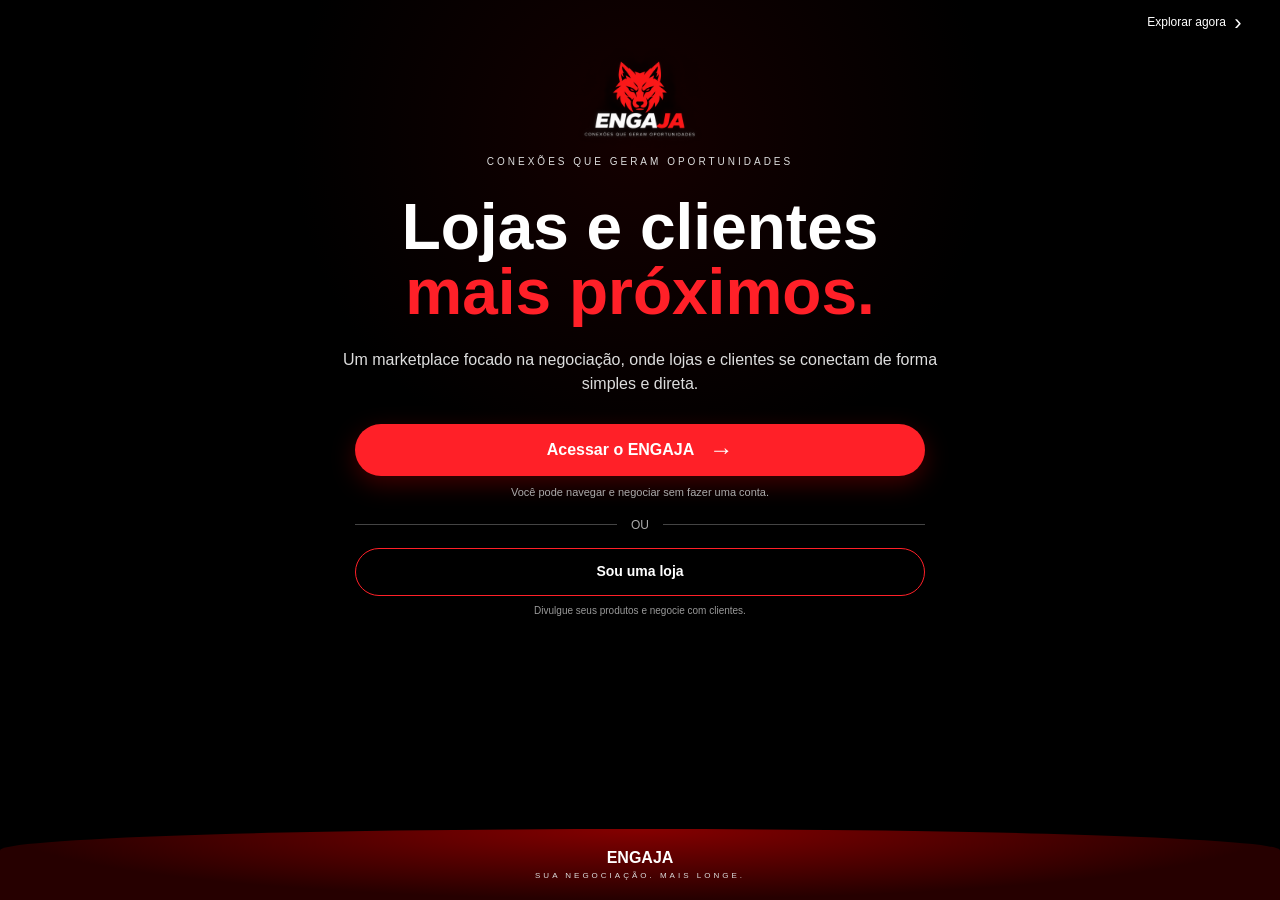
<file: index.html>
<!DOCTYPE html>
<html lang="pt-BR">
<head>
    <meta charset="UTF-8">
    <meta name="viewport" content="width=device-width, initial-scale=1.0">
    <meta name="description" content="ENGAJA — Marketplace para conectar pessoas e oportunidades.">

    <title>ENGAJA | Marketplace</title>

    <script>
        window.location.replace("./frontand/tela_inicial.html");
    </script>
</head>

<body>
    <p>
        Redirecionando para o ENGAJA...
        <a href="./frontand/tela_inicial.html">
            Clique aqui para acessar o marketplace.
        </a>
    </p>
</body>
</html>
</file>
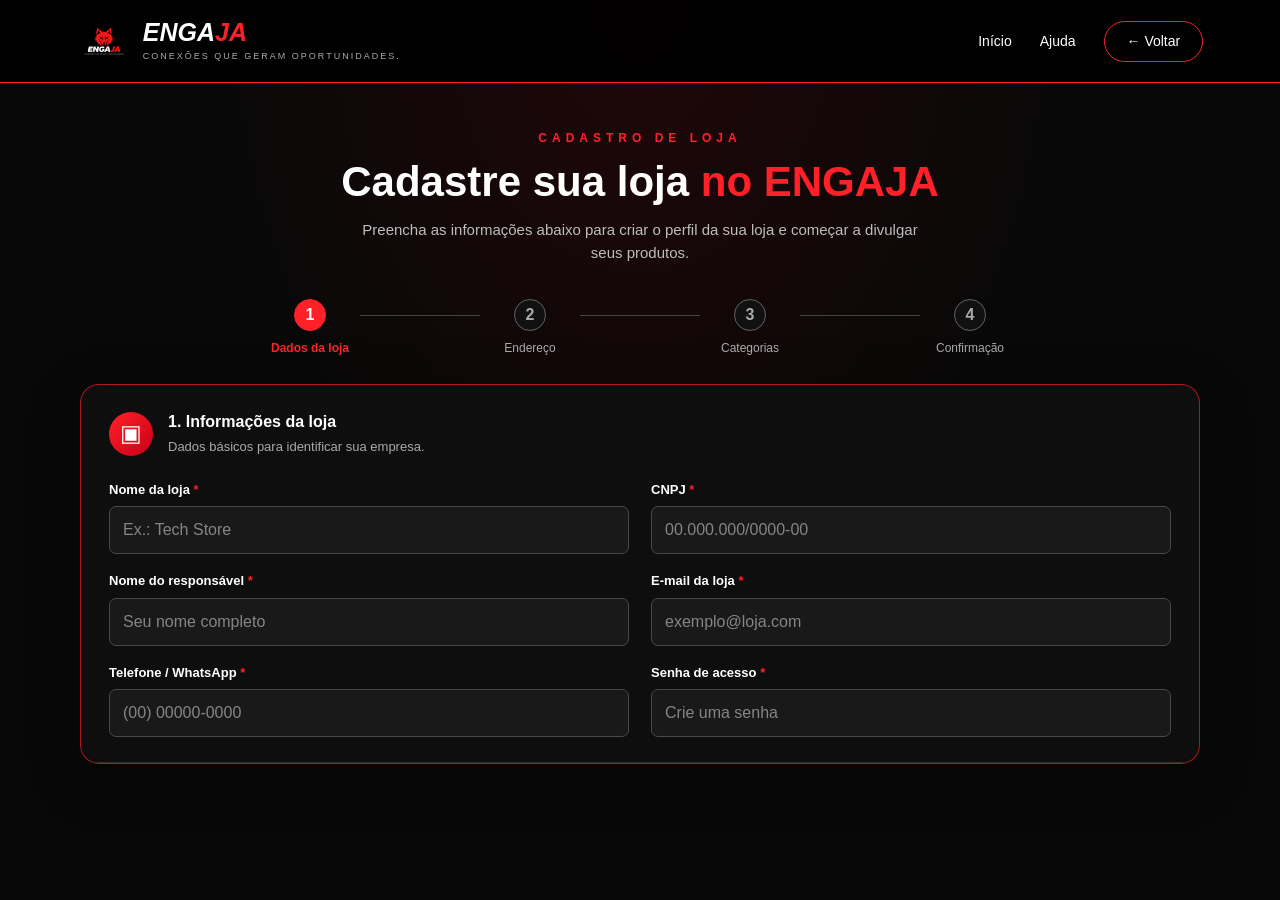
<file: frontand/cadastro_loja.html>
<!DOCTYPE html>
<html lang="pt-BR">

<head>
    <meta charset="UTF-8">
    <meta name="viewport" content="width=device-width, initial-scale=1.0">

    <title>ENGAJA | Cadastro de Loja</title>

    <link rel="stylesheet" href="./css/cadastro_loja.css">
    <script src="./js/cadastro_loja.js" defer></script>
</head>

<body>

    <!-- CABEÇALHO -->
    <header class="cabecalho">

        <a href="./tela_inicial.html" class="logo-header">
            <img src="./img/logo_engaja_lobo.png" alt="Logo ENGAJA">

            <div>
                <h1>ENGA<span>JA</span></h1>
                <p>Conexões que geram oportunidades.</p>
            </div>
        </a>

        <nav class="menu-header">
            <a href="./tela_inicial.html">Início</a>
            <a href="#ajuda">Ajuda</a>

            <a href="./dashboard_principal.html" class="btn-voltar">
                ← Voltar
            </a>
        </nav>

    </header>


    <!-- CONTEÚDO PRINCIPAL -->
    <main class="conteudo">

        <section class="introducao">

            <span class="mini-titulo">CADASTRO DE LOJA</span>

            <h2>
                Cadastre sua loja <span>no ENGAJA</span>
            </h2>

            <p>
                Preencha as informações abaixo para criar o perfil
                da sua loja e começar a divulgar seus produtos.
            </p>

        </section>


        <!-- INDICADOR DE ETAPAS -->
        <div class="etapas">

            <div class="etapa ativa">
                <span>1</span>
                <p>Dados da loja</p>
            </div>

            <div class="linha-etapas"></div>

            <div class="etapa">
                <span>2</span>
                <p>Endereço</p>
            </div>

            <div class="linha-etapas"></div>

            <div class="etapa">
                <span>3</span>
                <p>Categorias</p>
            </div>

            <div class="linha-etapas"></div>

            <div class="etapa">
                <span>4</span>
                <p>Confirmação</p>
            </div>

        </div>


        <!-- FORMULÁRIO -->
        <form id="formCadastroLoja" class="formulario" novalidate>

            <!-- DADOS DA LOJA -->
            <section class="bloco-formulario">

                <div class="titulo-bloco">
                    <div class="icone-bloco">▣</div>

                    <div>
                        <h3>1. Informações da loja</h3>
                        <p>Dados básicos para identificar sua empresa.</p>
                    </div>
                </div>


                <div class="grade grade-dupla">

                    <div class="campo">
                        <label for="nomeLoja">Nome da loja <span>*</span></label>

                        <input
                            type="text"
                            id="nomeLoja"
                            name="nomeLoja"
                            placeholder="Ex.: Tech Store"
                            maxlength="100"
                            required
                        >

                        <small class="erro" id="erroNomeLoja"></small>
                    </div>


                    <div class="campo">
                        <label for="cnpj">CNPJ <span>*</span></label>

                        <input
                            type="text"
                            id="cnpj"
                            name="cnpj"
                            placeholder="00.000.000/0000-00"
                            inputmode="numeric"
                            maxlength="18"
                            required
                        >

                        <small class="erro" id="erroCnpj"></small>
                    </div>


                    <div class="campo">
                        <label for="responsavel">Nome do responsável <span>*</span></label>

                        <input
                            type="text"
                            id="responsavel"
                            name="responsavel"
                            placeholder="Seu nome completo"
                            maxlength="120"
                            autocomplete="name"
                            required
                        >

                        <small class="erro" id="erroResponsavel"></small>
                    </div>


                    <div class="campo">
                        <label for="emailLoja">E-mail da loja <span>*</span></label>

                        <input
                            type="email"
                            id="emailLoja"
                            name="emailLoja"
                            placeholder="exemplo@loja.com"
                            autocomplete="email"
                            required
                        >

                        <small class="erro" id="erroEmail"></small>
                    </div>


                    <div class="campo">
                        <label for="telefone">Telefone / WhatsApp <span>*</span></label>

                        <input
                            type="tel"
                            id="telefone"
                            name="telefone"
                            placeholder="(00) 00000-0000"
                            inputmode="tel"
                            maxlength="15"
                            autocomplete="tel"
                            required
                        >

                        <small class="erro" id="erroTelefone"></small>
                    </div>


                    <div class="campo">
                        <label for="senha">Senha de acesso <span>*</span></label>

                        <div class="campo-senha">

                            <input
                                type="password"
                                id="senha"
                                name="senha"
                                placeholder="Crie uma senha"
                                minlength="8"
                                autocomplete="new-password"
                                required
                            >

                            <button
                                type="button"
                                class="mostrar-senha"
                                data-alvo="senha"
                                aria-label="Mostrar
</file>
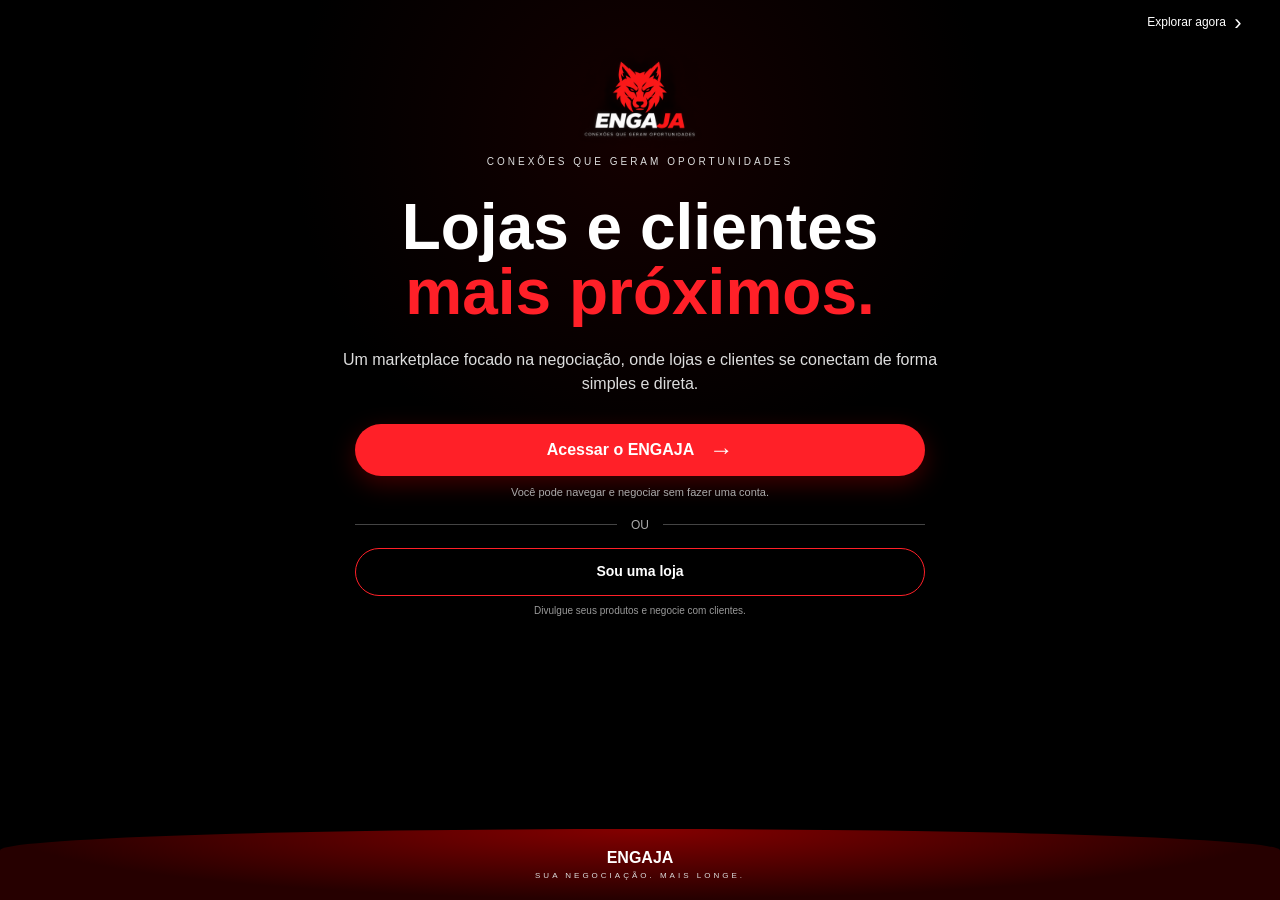
<file: frontand/tela_inicial.html>
<!DOCTYPE html>
<html lang="pt-BR">

<head>

    <meta charset="UTF-8">

    <meta
        name="viewport"
        content="width=device-width, initial-scale=1.0"
    >

    <title>ENGAJA | Marketplace</title>

    <link
        rel="stylesheet"
        href="./css/tela_inicial.css"
    >

</head>


<body>


    <main class="tela-inicial">


        <!-- ==============================
             EXPLORAR AGORA
        =============================== -->

        <a
            href="./dashboard_principal.html"
            class="explorar"
        >

            Explorar agora

            <span>›</span>

        </a>



        <!-- ==============================
             LOGO
        =============================== -->

        <section class="logo-area">

            <img
                src="./img/logo_engaja_lobo.png"
                alt="Logo ENGAJA"
                class="logo"
            >

            <p class="slogan">
                CONEXÕES QUE GERAM OPORTUNIDADES
            </p>

        </section>



        <!-- ==============================
             APRESENTAÇÃO
        =============================== -->

        <section class="apresentacao">

            <h1>

                Lojas e clientes

                <span>
                    mais próximos.
                </span>

            </h1>


            <p>

                Um marketplace focado na negociação,
                onde lojas e clientes se conectam
                de forma simples e direta.

            </p>

        </section>



        <!-- ==============================
             ACESSO AO MARKETPLACE
        =============================== -->

        <section class="acesso">

            <a
                href="./dashboard_principal.html"
                class="btn-acessar"
            >

                <span>
                    Acessar o ENGAJA
                </span>

                <strong>
                    →
                </strong>

            </a>


            <p class="texto-sem-conta">

                Você pode navegar e negociar
                sem fazer uma conta.

            </p>

        </section>



        <!-- ==============================
             CADASTRO DA LOJA
        =============================== -->

        <section class="area-loja">


            <div class="separador">

                <span></span>

                <p>OU</p>

                <span></span>

            </div>


            <!-- AGORA ABRE O FORMULÁRIO -->

            <a
                href="./cadastro_loja.html"
                class="btn-loja"
                id="btnLoja"
            >

                Sou uma loja

            </a>


            <p class="texto-loja">

                Divulgue seus produtos
                e negocie com clientes.

            </p>

        </section>



        <!-- ==============================
             RODAPÉ
        =============================== -->

        <footer>

            <h2>
                ENGAJA
            </h2>

            <p>
                SUA NEGOCIAÇÃO. MAIS LONGE.
            </p>

        </footer>


    </main>


    <!-- JAVASCRIPT -->

    <script src="./js/tela_inicial.js"></script>


</body>

</html>
</file>
<file: frontand/css/cadastro_loja.css>
/* ==========================================
   ENGAJA - CADASTRO DE LOJA
========================================== */

:root {
    --vermelho: #ff2028;
    --vermelho-escuro: #c90018;
    --fundo: #080808;
    --painel: #111111;
    --campo: #191919;
    --borda: #383838;
    --texto: #ffffff;
    --texto-suave: #aaaaaa;
    --verde: #35c77a;
}

* {
    margin: 0;
    padding: 0;
    box-sizing: border-box;
}

html {
    scroll-behavior: smooth;
}

body {
    min-height: 100vh;
    background:
        radial-gradient(
            ellipse at 50% 0%,
            rgba(120, 0, 12, 0.22),
            transparent 48%
        ),
        var(--fundo);

    color: var(--texto);
    font-family: Arial, Helvetica, sans-serif;
    line-height: 1.5;
}

button,
input,
select,
textarea {
    font: inherit;
}

button {
    cursor: pointer;
}

a {
    color: inherit;
    text-decoration: none;
}


/* ==========================================
   CABEÇALHO
========================================== */

.cabecalho {
    width: 100%;
    min-height: 82px;
    padding: 14px 6%;

    display: flex;
    align-items: center;
    justify-content: space-between;
    gap: 25px;

    border-bottom: 1px solid var(--vermelho);
    background: rgba(0, 0, 0, 0.95);
}

.logo-header {
    display: flex;
    align-items: center;
    gap: 12px;
}

.logo-header img {
    width: 54px;
    height: 54px;
    object-fit: contain;
}

.logo-header h1 {
    font-size: 25px;
    line-height: 1.1;
    font-weight: 900;
    font-style: italic;
}

.logo-header h1 span,
.rodape h2 span {
    color: var(--vermelho);
}

.logo-header p {
    margin-top: 4px;
    color: var(--texto-suave);
    font-size: 9px;
    letter-spacing: 2px;
    text-transform: uppercase;
}

.menu-header {
    display: flex;
    align-items: center;
    gap: 28px;
    font-size: 14px;
}

.menu-header > a:not(.btn-voltar):hover {
    color: var(--vermelho);
}

.btn-voltar {
    padding: 9px 22px;
    border: 1px solid var(--vermelho);
    border-radius: 25px;
    transition: background 0.2s;
}

.btn-voltar:hover {
    background: var(--vermelho);
}


/* ==========================================
   APRESENTAÇÃO
========================================== */

.conteudo {
    width: min(1120px, 92%);
    margin: 0 auto;
    padding: 42px 0 65px;
}

.introducao {
    max-width: 720px;
    margin: 0 auto 28px;
    text-align: center;
}

.mini-titulo {
    color: var(--vermelho);
    font-weight: 800;
    font-size: 12px;
    letter-spacing: 5px;
}

.introducao h2 {
    margin-top: 8px;
    font-size: clamp(28px, 4vw, 42px);
    line-height: 1.2;
    font-weight: 800;
}

.introducao h2 span {
    color: var(--vermelho);
}

.introducao > p {
    max-width: 580px;
    margin: 12px auto 0;
    color: #bdbdbd;
    font-size: 15px;
}


/* ==========================================
   ETAPAS
========================================== */

.etapas {
    display: flex;
    align-items: flex-start;
    justify-content: center;
    max-width: 760px;
    margin: 35px auto 27px;
}

.etapa {
    min-width: 100px;
    display: flex;
    flex-direction: column;
    align-items: center;
    gap: 8px;
    color: var(--texto-suave);
    text-align: center;
}

.etapa > span {
    width: 32px;
    height: 32px;
    display: grid;
    place-items: center;
    border: 1px solid #626262;
    border-radius: 50%;
    background: #111;
    font-weight: 700;
}

.etapa p {
    font-size: 12px;
}

.etapa.ativa {
    color: var(--vermelho);
    font-weight: 700;
}

.etapa.ativa > span {
    background: var(--vermelho);
    border-color: var(--vermelho);
    color: #fff;
}

.linha-etapas {
    flex: 1;
    max-width: 150px;
    height: 1px;
    margin-top: 16px;
    background: #454545;
}


/* ==========================================
   FORMULÁRIO
========================================== */

.formulario {
    overflow: hidden;
    border: 1px solid rgba(255, 32, 40, 0.65);
    border-radius: 19px;
    background: rgba(15, 15, 15, 0.97);
    box-shadow: 0 15px 55px rgba(0, 0, 0, 0.3);
}

.bloco-formulario {
    padding: 25px 28px;
    border-bottom: 1px solid #303030;
}

.titulo-bloco {
    display: flex;
    align-items: center;
    gap: 15px;
    margin-bottom: 23px;
}

.icone-bloco {
    width: 44px;
    height: 44px;
    flex-shrink: 0;

    display: grid;
    place-items: center;

    border-radius: 50%;
    background: linear-gradient(
        135deg,
        var(--vermelho),
        var(--vermelho-escuro)
    );

    font-size: 23px;
}

.titulo-bloco h3 {
    font-size: 16px;
    font-weight: 750;
}

.titulo-bloco p {
    margin-top: 3px;
    color: var(--texto-suave);
    font-size: 13px;
}

.grade {
    display: grid;
    gap: 17px 22px;
}

.grade-dupla {
    grid-template-columns: repeat(2, minmax(0, 1fr));
}

.grade-endereco {
    grid-template-columns: repeat(3, minmax(0, 1fr));
}

.campo {
    min-width: 0;
    display: flex;
    flex-direction: column;
    gap: 7px;
}

.campo label {
    font-size: 13px;
    font-weight: 700;
}

.campo label span {
    color: var(--vermelho);
}

.campo input,
.campo select,
.campo textarea {
    width: 100%;
    min-height: 44px;
    padding: 11px 13px;

    color: #fff;
    border: 1px solid #484848;
    border-radius: 7px;
    background: var(--campo);
    outline: none;

    transition:
        border-color 0.2s,
        box-shadow 0.2s;
}

.campo input::placeholder,
.campo textarea::placeholder {
    color: #858585;
}

.campo select {
    color-scheme: dark;
}

.campo textarea {
    min-height: 120px;
    resize: vertical;
}

.campo input:focus,
.campo select:focus,
.campo textarea:focus {
    border-color: var(--vermelho);
    box-shadow: 0 0 0 3px rgba(255, 32, 40, 0.12);
}

.campo input.invalido,
.campo select.invalido,
.campo textarea.invalido {
    border-color: var(--vermelho);
}

.ajuda-campo {
    color: var(--texto-suave);
    font-size: 11px;
}

.erro {
    min-height: 0;
    color: #ff6670;
    font-size: 12px;
}

.erro:empty {
    display: none;
}


/* ==========================================
   SENHA
========================================== */

.campo-senha {
    position: relative;
    display: flex;
}

.campo-senha input {
    padding-right: 48px;
}

.mostrar-senha {
    position: absolute;
    top: 50%;
    right: 8px;
    transform: translateY(-50%);

    width: 32px;
    height: 32px;

    border: 0;
    border-radius: 5px;
    color: #ddd;
    background: transparent;
    font-size: 19px;
}

.mostrar-senha:hover {
    color: var(--vermelho);
}


/* ==========================================
   ENDEREÇO
========================================== */

.campo-rua {
    grid-column: span 2;
}

.campo-complemento,
.campo-bairro {
    grid-column: span 1;
}


/* ==========================================
   CATEGORIAS
========================================== */

.categorias-grid {
    display: grid;
    grid-template-columns: repeat(6, minmax(0, 1fr));
    gap: 12px;
}

.categoria-opcao {
    position: relative;
    min-height: 120px;
    padding: 15px 8px;

    display: flex;
    flex-direction: column;
    align-items: center;
    justify-content: center;
    gap: 5px;

    border: 1px solid #3e3e3e;
    border-radius: 9px;
    background: #111;
    text-align: center;
    cursor: pointer;

    transition:
        border-color 0.2s,
        background 0.2s,
        transform 0.2s;
}

.categoria-opcao:hover {
    transform: translateY(-2px);
    border-color: var(--vermelho);
}

.categoria-opcao:has(input:checked) {
    border-color: var(--vermelho);
    background: rgba(255, 32, 40, 0.1);
}

.categoria-opcao input {
    position: absolute;
    top: 10px;
    right: 10px;
    accent-color: var(--vermelho);
}

.categoria-icone {
    font-size: 27px;
}

.categoria-opcao strong {
    font-size: 12px;
}

.categoria-opcao small {
    color: var(--texto-suave);
    font-size: 10px;
}


/* ==========================================
   ENVIO DA LOGO
========================================== */

.area-upload {
    min-height: 120px;
    padding: 18px;

    display: flex;
    flex-direction: column;
    align-items: center;
    justify-content: center;
    gap: 7px;

    border: 1px dashed #686868;
    border-radius: 9px;
    background: #151515;

    cursor: pointer;
    text-align: center;
    transition: border-color 0.2s;
}

.area-upload:hover {
    border-color: var(--vermelho);
}

.icone-upload {
    color: var(--vermelho);
    font-size: 30px;
}

.area-upload strong {
    font-size: 12px;
}

.area-upload small {
    color: var(--texto-suave);
    font-size: 11px;
}

.preview-logo {
    width: 90px;
    height: 90px;
    margin-top: 12px;

    object-fit: contain;
    border: 1px solid #444;
    border-radius: 8px;
    background: #fff;
}

.contador {
    color: var(--texto-suave);
    text-align: right;
    font-size: 11px;
}


/* ==========================================
   ACEITE E BOTÃO DE CADASTRO
========================================== */

.area-final {
    padding: 25px 28px 23px;
}

.aceite {
    display: flex;
    align-items: flex-start;
    gap: 10px;

    color: #d0d0d0;
    font-size: 12px;
    cursor: pointer;
}

.aceite input {
    margin-top: 3px;
    accent-color: var(--vermelho);
}

.btn-cadastrar {
    width: 100%;
    min-height: 49px;
    margin-top: 20px;
    padding: 13px 18px;

    display: flex;
    align-items: center;
    justify-content: center;
    gap: 12px;

    border: none;
    border-radius: 30px;
    background: var(--vermelho);
    color: #fff;

    font-weight: 800;

    box-shadow: 0 8px 25px rgba(255, 30, 45, 0.18);

    transition:
        background 0.2s,
        transform 0.2s;
}

.btn-cadastrar span {
    font-size: 20px;
}

.btn-cadastrar:hover {
    transform: translateY(-1px);
    background: #e80019;
}

.btn-cadastrar:focus-visible {
    outline: 2px solid #fff;
    outline-offset: 4px;
}

.aviso-seguranca {
    margin-top: 13px;
    color: #858585;
    text-align: center;
    font-size: 11px;
}


/* ==========================================
   MENSAGEM DE SUCESSO DA DEMONSTRAÇÃO
========================================== */

.mensagem-sucesso {
    margin-top: 25px;
    padding: 30px;

    border: 1px solid var(--verde);
    border-radius: 12px;
    background: #101713;
    text-align: center;
}

.sucesso-icone {
    width: 52px;
    height: 52px;
    margin: 0 auto 15px;

    display: grid;
    place-items: center;

    border-radius: 50%;
    background: var(--verde);
    color: #06150b;

    font-size: 30px;
    font-weight: 900;
}

.mensagem-sucesso h2 {
    color: var(--verde);
}

.mensagem-sucesso p {
    max-width: 600px;
    margin: 10px auto 20px;
    color: #c8c8c8;
    font-size: 14px;
}

.btn-voltar-formulario {
    padding: 11px 20px;
    border: 1px solid var(--verde);
    border-radius: 25px;
    background: transparent;
    color: white;
}

.btn-voltar-formulario:hover {
    background: #193b27;
}


/* ==========================================
   RODAPÉ
========================================== */

.rodape {
    padding: 28px 20px;
    border-top: 2px solid var(--vermelho-escuro);

    background: linear-gradient(
        180deg,
        #240000,
        #090000
    );

    text-align: center;
}

.rodape h2 {
    font-size: 21px;
    font-weight: 900;
}

.rodape p {
    margin: 4px 0 13px;
    color: #aaa;
    font-size: 9px;
    letter-spacing: 3px;
}

.rodape a {
    color: #ccc;
    font-size: 12px;
}

.rodape a:hover {
    color: var(--vermelho);
}


/* ==========================================
   RESPONSIVIDADE
========================================== */

@media (max-width: 900px) {

    .categorias-grid {
        grid-template-columns: repeat(3, minmax(0, 1fr));
    }

    .grade-endereco {
        grid-template-columns: repeat(2, minmax(0, 1fr));
    }

    .campo-rua,
    .campo-complemento,
    .campo-bairro {
        grid-column: span 1;
    }

}


@media (max-width: 650px) {

    .cabecalho {
        padding: 14px 5%;
        flex-direction: column;
        align-items: flex-start;
    }

    .menu-header {
        width: 100%;
        flex-wrap: wrap;
        gap: 16px;
        font-size: 13px;
    }

    .btn-voltar {
        margin-left: auto;
    }

    .conteudo {
        width: 94%;
        padding-top: 30px;
    }

    .introducao h2 {
        font-size: 29px;
    }

    .introducao > p {
        font-size: 13px;
    }

    .etapas {
        align-items: flex-start;
    }

    .etapa {
        min-width: 0;
        flex: 1;
    }

    .etapa p {
        max-width: 80px;
        font-size: 10px;
    }

    .linha-etapas {
        flex: 0.5;
    }

    .bloco-formulario {
        padding: 20px 15px;
    }

    .grade-dupla,
    .grade-endereco {
        grid-template-columns: 1fr;
    }

    .campo-rua,
    .campo-complemento,
    .campo-bairro {
        grid-column: auto;
    }

    .categorias-grid {
        grid-template-columns: repeat(2, minmax(0, 1fr));
    }

    .area-final {
        padding: 22px 15px;
    }

    .titulo-bloco h3 {
        font-size: 14px;
    }

    .titulo-bloco p {
        font-size: 12px;
    }

}


@media (prefers-reduced-motion: reduce) {

    html {
        scroll-behavior: auto;
    }

    *,
    *::before,
    *::after {
        transition-duration: 0.01ms !important;
    }

}
</file>
<file: frontand/css/tela_inicial.css>
/* ==========================================
   ENGAJA
   TELA INICIAL
========================================== */


/* ==========================================
   RESET
========================================== */

* {
    margin: 0;
    padding: 0;
    box-sizing: border-box;
}

html,
body {
    width: 100%;
    min-height: 100%;
}

html {
    scroll-behavior: smooth;
}

body {
    font-family: Arial, Helvetica, sans-serif;
    background: #000;
    color: #fff;
}


/* ==========================================
   TELA PRINCIPAL
========================================== */

.tela-inicial {
    min-height: 100vh;
    position: relative;
    overflow: hidden;

    display: flex;
    flex-direction: column;
    align-items: center;

    background:
        radial-gradient(
            circle at 50% 15%,
            rgba(80, 0, 0, 0.25),
            transparent 35%
        ),
        #000;
}


/* ==========================================
   EXPLORAR AGORA
========================================== */

.explorar {
    position: absolute;
    top: 10px;
    right: 3%;

    color: #fff;
    text-decoration: none;
    font-size: 12px;

    transition: color 0.2s;
}

.explorar span {
    font-size: 22px;
    margin-left: 5px;
    vertical-align: middle;
}

.explorar:hover {
    color: #ff2028;
}


/* ==========================================
   LOGO
========================================== */

.logo-area {
    margin-top: 48px;
    text-align: center;
}

.logo {
    width: 150px;
    max-width: 35vw;
    height: auto;
    object-fit: contain;
}

.slogan {
    margin-top: 4px;
    font-size: 10px;
    letter-spacing: 3px;
    color: #ddd;
}


/* ==========================================
   APRESENTAÇÃO
========================================== */

.apresentacao {
    width: min(700px, 90%);
    text-align: center;
    margin-top: 28px;
}

.apresentacao h1 {
    font-size: clamp(40px, 5vw, 65px);
    line-height: 1.02;
    font-weight: 800;
}

.apresentacao h1 span {
    display: block;
    color: #ff2028;
}

.apresentacao p {
    max-width: 600px;
    margin: 22px auto 0;

    color: #ddd;
    font-size: 16px;
    line-height: 1.5;
}


/* ==========================================
   ACESSO AO MARKETPLACE
========================================== */

.acesso {
    width: min(570px, 88%);
    margin-top: 28px;
    text-align: center;
}

.btn-acessar {
    width: 100%;
    min-height: 52px;

    display: flex;
    align-items: center;
    justify-content: center;
    gap: 15px;

    background: #ff2028;
    color: #fff;

    text-decoration: none;
    border: none;
    border-radius: 30px;

    font-size: 16px;
    font-weight: bold;

    box-shadow:
        0 8px 25px rgba(255, 0, 0, 0.25);

    transition:
        background 0.2s,
        transform 0.2s;
}

.btn-acessar:hover {
    background: #e9151d;
    transform: translateY(-2px);
}

.btn-acessar strong {
    font-size: 24px;
}

.texto-sem-conta {
    margin-top: 10px;
    color: #aaa;
    font-size: 11px;
}


/* ==========================================
   ÁREA DA LOJA
========================================== */

.area-loja {
    width: min(570px, 88%);
    margin-top: 20px;
    text-align: center;
}


/* SEPARADOR */

.separador {
    display: flex;
    align-items: center;
    gap: 14px;
}

.separador span {
    height: 1px;
    flex: 1;
    background: #444;
}

.separador p {
    color: #aaa;
    font-size: 12px;
}


/* BOTÃO / LINK SOU UMA LOJA */

.btn-loja {
    width: 100%;
    min-height: 48px;
    margin-top: 16px;
    padding: 12px 20px;

    display: flex;
    align-items: center;
    justify-content: center;

    border-radius: 25px;
    border: 1px solid #ff2028;

    background: transparent;
    color: #fff;

    /* Remove o sublinhado do link */
    text-decoration: none;

    font-family: Arial, Helvetica, sans-serif;
    font-size: 14px;
    font-weight: bold;
    line-height: 1.4;

    cursor: pointer;

    transition:
        background 0.2s,
        color 0.2s,
        transform 0.2s,
        border-color 0.2s;
}


/* EVITA SUBLINHADO EM QUALQUER ESTADO */

.btn-loja:link,
.btn-loja:visited,
.btn-loja:hover,
.btn-loja:active {
    text-decoration: none;
}


/* EFEITO AO PASSAR O MOUSE */

.btn-loja:hover {
    background: #ff2028;
    color: #fff;
    border-color: #ff2028;
    transform: translateY(-1px);
}


/* EFEITO AO CLICAR */

.btn-loja:active {
    transform: scale(0.99);
}


/* TEXTO ABAIXO DO BOTÃO */

.texto-loja {
    color: #999;
    font-size: 10px;
    margin-top: 9px;
}


/* ==========================================
   RODAPÉ
========================================== */

footer {
    width: 100%;
    margin-top: auto;
    min-height: 70px;
    padding: 20px;

    display: flex;
    flex-direction: column;
    justify-content: center;
    align-items: center;

    background:
        radial-gradient(
            ellipse at center top,
            #850000,
            #260000 70%
        );

    border-radius: 50% 50% 0 0 / 30% 30% 0 0;
}

footer h2 {
    font-size: 16px;
}

footer p {
    margin-top: 4px;
    font-size: 8px;
    letter-spacing: 3px;
    color: #ddd;
}


/* ==========================================
   RESPONSIVIDADE
========================================== */

@media (max-width: 600px) {

    .logo-area {
        margin-top: 55px;
    }

    .logo {
        width: 130px;
    }

    .apresentacao {
        margin-top: 25px;
    }

    .apresentacao h1 {
        font-size: 38px;
    }

    .apresentacao p {
        font-size: 14px;
    }

    .btn-acessar {
        min-height: 50px;
    }

    .btn-loja {
        min-height: 48px;
        font-size: 14px;
    }

}


/* ==========================================
   ACESSIBILIDADE
========================================== */

.btn-loja:focus-visible,
.btn-acessar:focus-visible,
.explorar:focus-visible {
    outline: 2px solid #fff;
    outline-offset: 4px;
}
</file>
